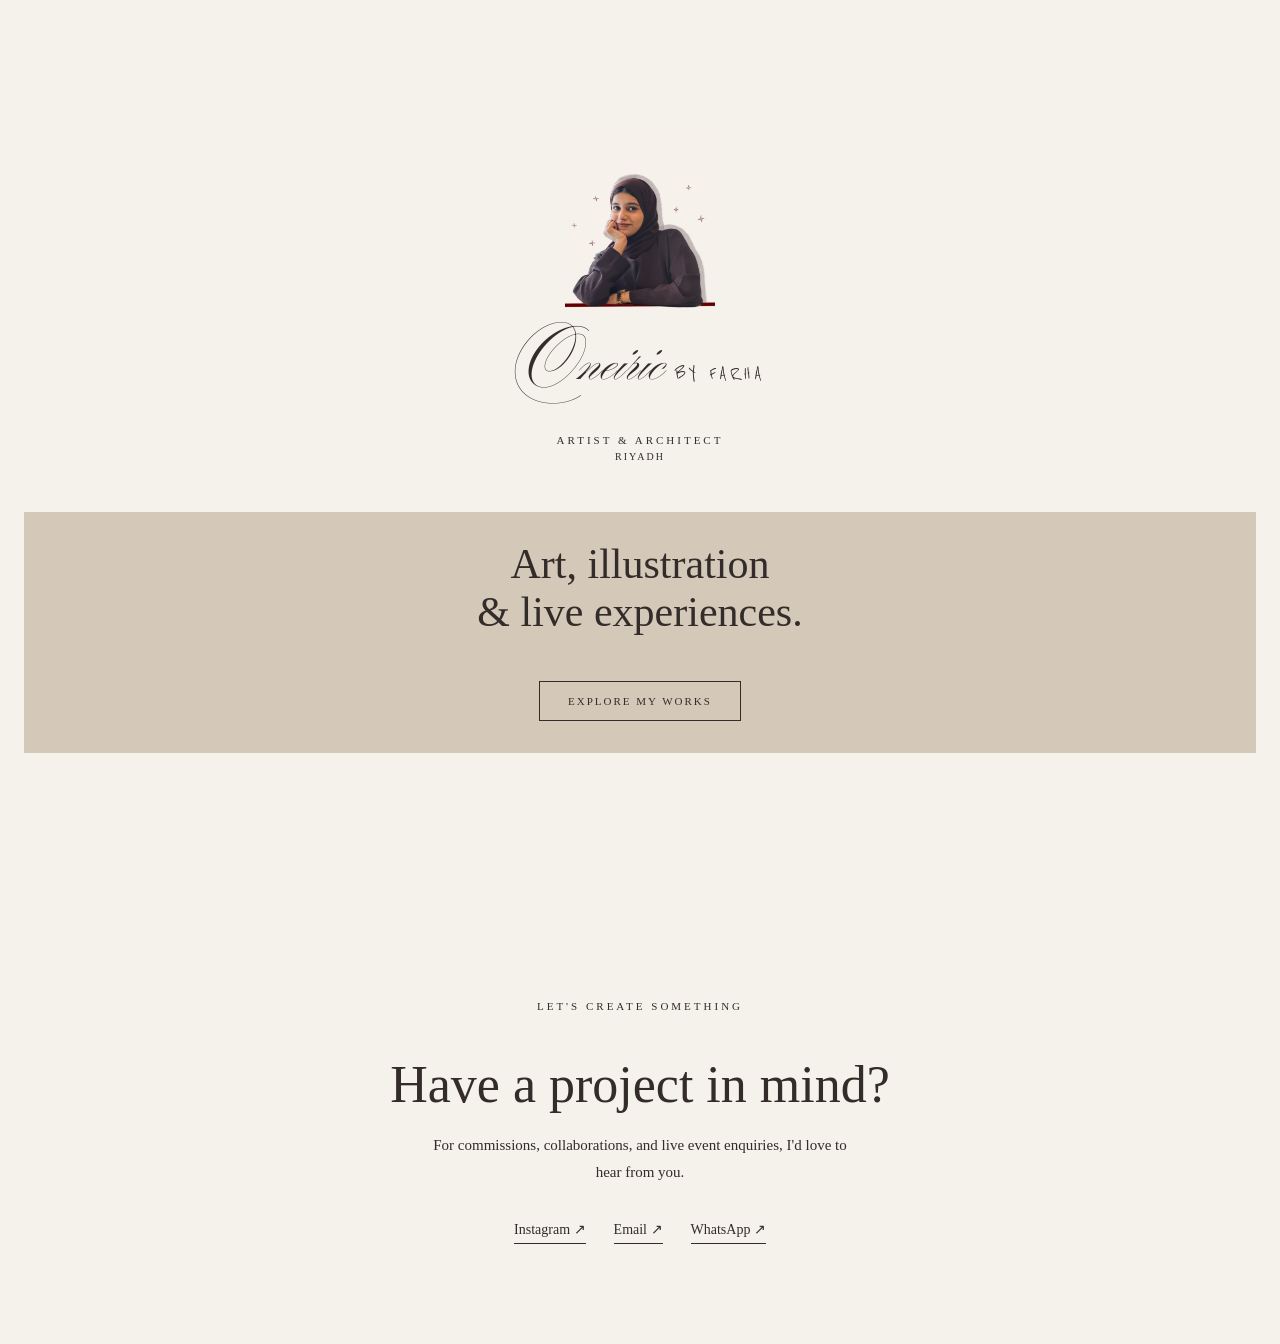
<file: index.html>
<!DOCTYPE html>
<html>

<head>
    <meta name="viewport" content="width=device-width, initial-scale=1.0">
    <title>Oneiric by Farha</title>
    <link rel="stylesheet" href="style.css">
</head>

<body>

    <main class="hero">

        <img src="images/homepage.jpeg" alt="Fathima Farha" class="portrait">

        <div class="brand">
            <span class="oneiric">Oneiric</span>
            <span class="by-farha">BY FARHA</span>
        </div>

        <p class="role">ARTIST & ARCHITECT</p>
        <p class="location">RIYADH</p>

       <div class="hero-band">
           <h1>Art, illustration<br>& live experiences.</h1>

           <a href="work.html" class="explore">Explore my works</a>
</div>

    </main>

    <section class="contact" id="contact">
  <p class="section-label">LET'S CREATE SOMETHING</p>
  <h2>Have a project in mind?</h2>
  <p class="contact-text">
    For commissions, collaborations, and live event enquiries,
    I'd love to hear from you.
  </p>
  <div class="contact-links">
    <a href="https://www.instagram.com/_oneiric.sa/" target="_blank">Instagram ↗</a>
<a href="mailto:oneiricbyfarha@gmail.com">Email ↗</a>
<a href="https://wa.me/966510012197" target="_blank">WhatsApp ↗</a>
  </div>
</section>
</file>
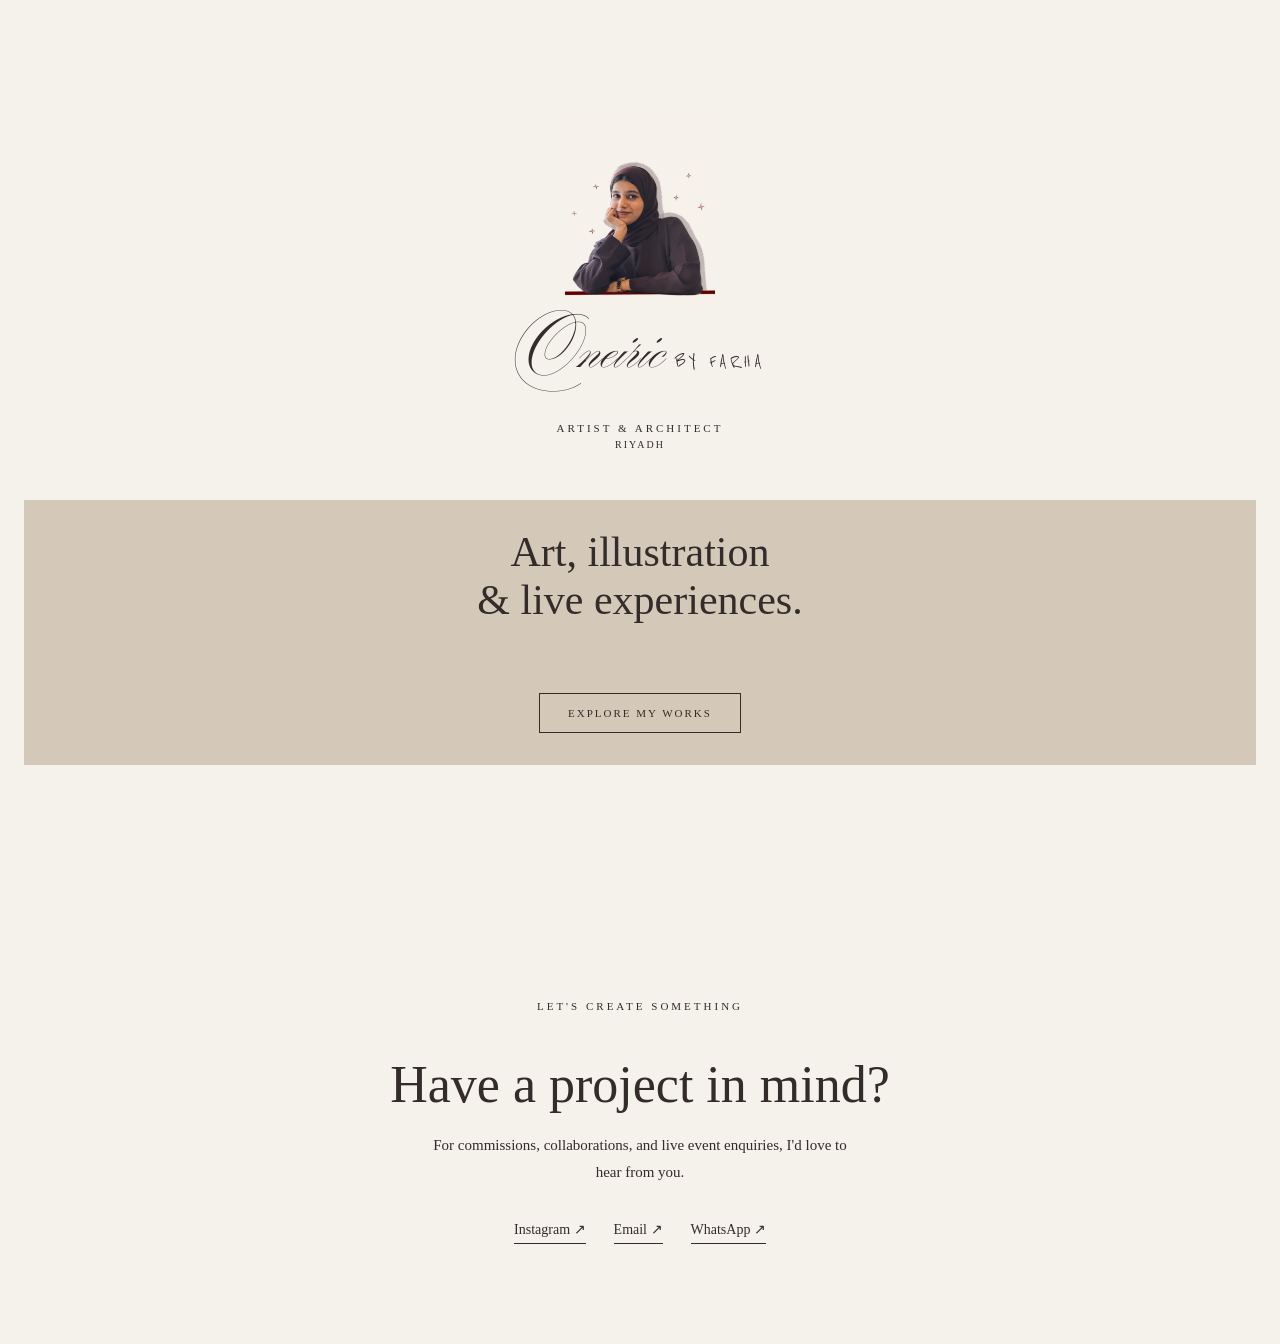
<file: Art portfolio/index.html>
<!DOCTYPE html>
<html>

<head>
    <meta name="viewport" content="width=device-width, initial-scale=1.0">
    <title>Oneiric by Farha</title>
    <link rel="stylesheet" href="style.css">
</head>

<body>

    <main class="hero">

        <img src="images/homepage.jpeg" alt="Fathima Farha" class="portrait">

        <div class="brand">
            <span class="oneiric">Oneiric</span>
            <span class="by-farha">BY FARHA</span>
        </div>

        <p class="role">ARTIST & ARCHITECT</p>
        <p class="location">RIYADH</p>

       <div class="hero-band">
           <h1>Art, illustration<br>& live experiences.</h1>

           <a href="work.html" class="explore">Explore my works</a>
</div>

    </main>

    <section class="contact" id="contact">
  <p class="section-label">LET'S CREATE SOMETHING</p>
  <h2>Have a project in mind?</h2>
  <p class="contact-text">
    For commissions, collaborations, and live event enquiries,
    I'd love to hear from you.
  </p>
  <div class="contact-links">
    <a href="https://www.instagram.com/_oneiric.sa/" target="_blank">Instagram ↗</a>
<a href="mailto:oneiricbyfarha@gmail.com">Email ↗</a>
<a href="https://wa.me/966510012197" target="_blank">WhatsApp ↗</a>
  </div>
</section>

</body>

</html>
</file>
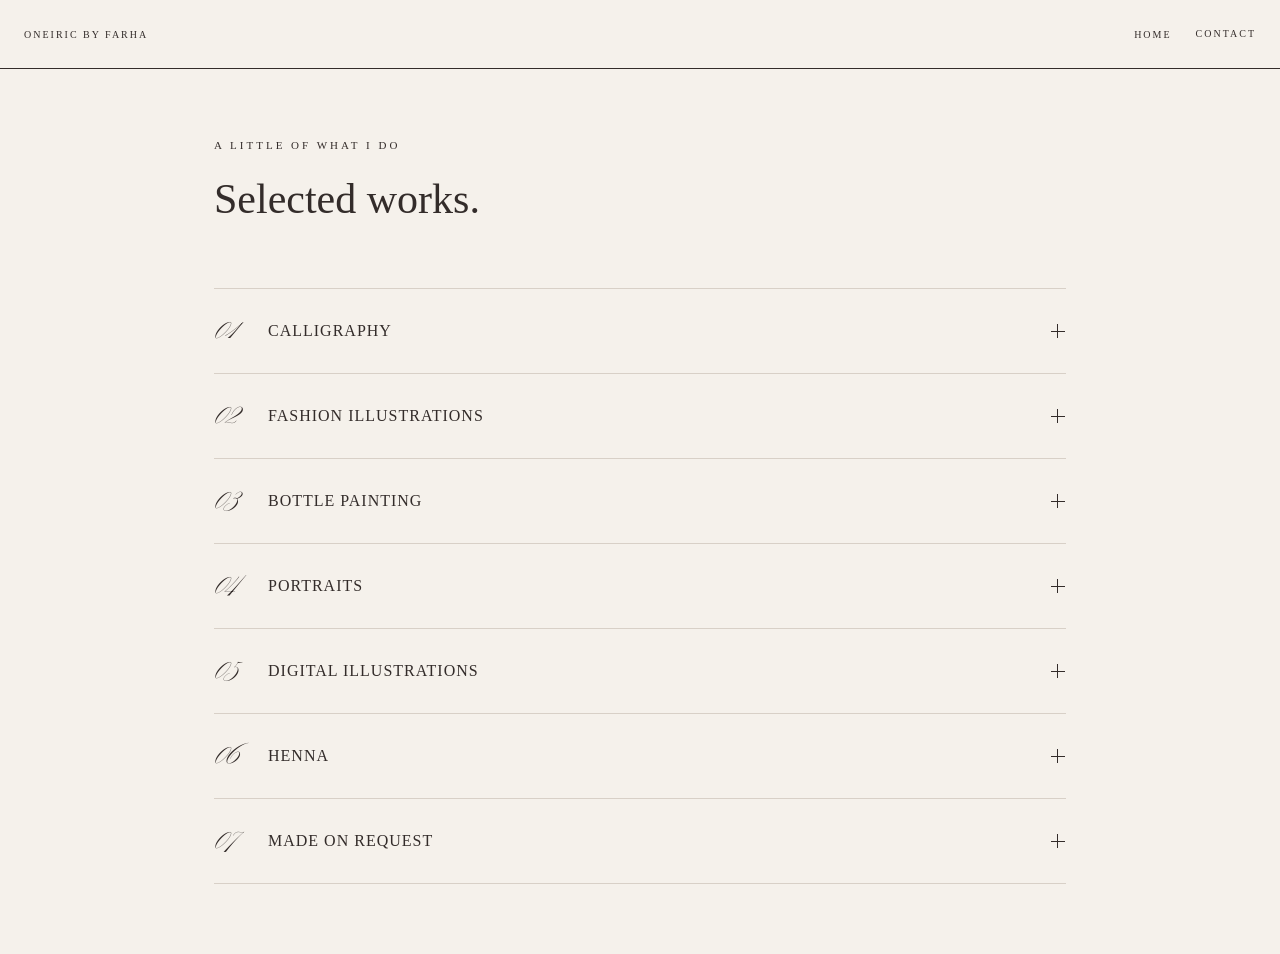
<file: work.html>
<!DOCTYPE html>
<html lang="en">

<head>
    <meta name="viewport" content="width=device-width, initial-scale=1.0">
    <title>Selected Work — Oneiric by Farha</title>
    <link rel="stylesheet" href="style.css">
</head>
<script>
function toggleContact() {
    document.getElementById("contactDropdown")
        .classList.toggle("show");
}

document.addEventListener("click", function(event) {
    const wrap = document.querySelector(".contact-wrap");
    const dropdown = document.getElementById("contactDropdown");

    if (!wrap.contains(event.target)) {
        dropdown.classList.remove("show");
    }
});
</script>
<body>

<nav class="work-nav">
    <a href="index.html">ONEIRIC BY FARHA</a>

    <div class="work-nav-actions">
        <a href="index.html">HOME</a>

        <div class="contact-wrap">
            <button
                type="button"
                class="contact-btn"
                onclick="toggleContact()"
            >CONTACT</button>

            <div class="contact-dropdown" id="contactDropdown">
                <a href="tel:+966510012197">+966 510012197</a>
                <a href="oneiricbyfarha@gmail.com">
                    oneiricbyfarha@gmail.com
                </a>
            </div>
        </div>
    </div>
</nav>

    <main class="work-page">

        <p class="section-label">A LITTLE OF WHAT I DO</p>

        <h1>Selected works.</h1>

        <div class="services-list">

            <details class="service">
                <summary>
                    <span class="service-number">01</span>
                    <span class="service-name">Calligraphy</span>
                    <span class="service-toggle"></span>
                </summary>
                <div class="service-content">
                    <p class="service-description">
                        There’s a certain beauty in turning words into something to be held and treasured. From names and meaningful phrases to little details that make an occasion special, I love creating calligraphy that adds a personal touch to every piece.
                    </p>
                    <div class="service-gallery">
                        <img src="images/english floral calli.jpeg" alt="Calligraphy artwork">
                        <img src="images/floral calli verse.jpeg" alt="Calligraphy artwork">
                        <img src="images/bookmarks.jpeg" alt="Calligraphy artwork">
                        <img src="images/english calli tags.jpeg" alt="Calligraphy artwork"> 
                        <img src="images/arabic calli namecards.jpeg" alt="Calligraphy artwork">
                        <img src="images/leaf calli verse.jpeg" alt="Calligraphy artwork">
                        <img src="images/leaf calli verse arabic.jpeg" alt="Calligraphy artwork">
                        
                    </div>
                </div>
            </details>

            <details class="service">
                <summary>
                    <span class="service-number">02</span>
                    <span class="service-name">Fashion Illustrations</span>
                    <span class="service-toggle"></span>
                </summary>
                <div class="service-content">
                    <div class="service-gallery">
                        <img src="images/fashion illustration 01.jpeg" alt="Fashion illustration one">
                        <img src="images/fashion illustration 02.jpeg" alt="Fashion illustration two">
                    </div>
                    <p class="service-description">
                        There’s something special about capturing an outfit as a little
                        piece of art. I create personalised fashion illustrations for
                        weddings, gatherings, and brand experiences, bringing together
                        the colours, outfits, and details that make each event its own.
                    </p>
                </div>
            </details>

            <details class="service">
                <summary>
                    <span class="service-number">03</span>
                    <span class="service-name">Bottle Painting</span>
                    <span class="service-toggle"></span>
                </summary>
                <div class="service-content">
                    <p class="service-description">
                        Giving bottles a new character through hand-painted florals, details, and thoughtful transformations
                    </p>
                    <div class="service-gallery">
                        <img src="images/davidoff.jpeg" alt="Hand-painted bottle">
                        <img src="images/mud bottle.jpeg" alt="Hand-painted bottle">
                        <img src="images/hawas painting.jpeg" alt="Hand-painted bottle">
                    </div>
                </div>
            </details>


            <details class="service">
                <summary>
                    <span class="service-number">04</span>
                    <span class="service-name">Portraits</span>
                    <span class="service-toggle"></span>
                </summary>
                <div class="service-content">
                    <p class="service-description">
                        Hyperrealistic portraiture, created in the studio with a focus on precision, expression, and lifelike detail.
                    </p>
                    <div class="service-gallery">
                        <img src="images/sona.jpeg" alt="Portrait artwork" class="smaller-image">
                        <img src="images/colour portrait.jpeg" alt="Portrait artwork" class="small-clr">
                        <img src="images/dq.jpeg" alt="Portrait artwork">

                    </div>
                </div>
            </details>

              <details class="service">
                <summary>
                    <span class="service-number">05</span>
                    <span class="service-name">Digital Illustrations</span>
                    <span class="service-toggle"></span>
                </summary>
                <div class="service-content">
                    <p class="service-description">
                        Detailed digital portrait illustration created in Procreate, exploring expression, texture, and the little details that make each face unique, each done in different style.
                    </p>
                    <div class="service-gallery">
                        <img src="images/rae.jpeg" alt="illustration" class="rae-smaller">
                        <img src="images/kenza.jpeg" alt="illustration">
                        <img src="images/jfc.jpeg" alt="illustration">

                    </div>
                </div>
            </details>

            <details class="service">
                <summary>
                    <span class="service-number">06</span>
                    <span class="service-name">Henna</span>
                    <span class="service-toggle"></span>
                </summary>
                <div class="service-content">
                    <p class="service-description">
                        From intricate bridal henna to live henna experiences and themed designs for Eid and special occasions, each piece can be thoughtfully created to suit the moment and its story.
                    </p>
                    <div class="service-gallery">
                        <img src="images/henna 1.jpeg" alt="Henna design">
                        <img src="images/henna 2.jpeg" alt="Henna design" class="smaller-henna2">
                        <img src="images/henna 3.jpeg" alt="Henna design" class="smaller-henna3">
                        <img src="images/henna 4.jpeg" alt="Henna design" class="smaller-henna4">
                    </div>
                </div>
            </details>

            <details class="service">
                <summary>
                    <span class="service-number">07</span>
                    <span class="service-name">Made on Request</span>
                    <span class="service-toggle"></span>
                </summary>
                <div class="service-content">
                    <p class="service-description">
                        A collection of custom creations, personalised details, and creative possibilities made to suit your vision.
                        - Hot foiling
                        - Live Engraving
                        - Air dry keychains
                        - Fridge magnets
                        - Custom stamps
                        and more, on request.
                    </p>
                

        </div>

    </main>

</body>
</html>
</file>
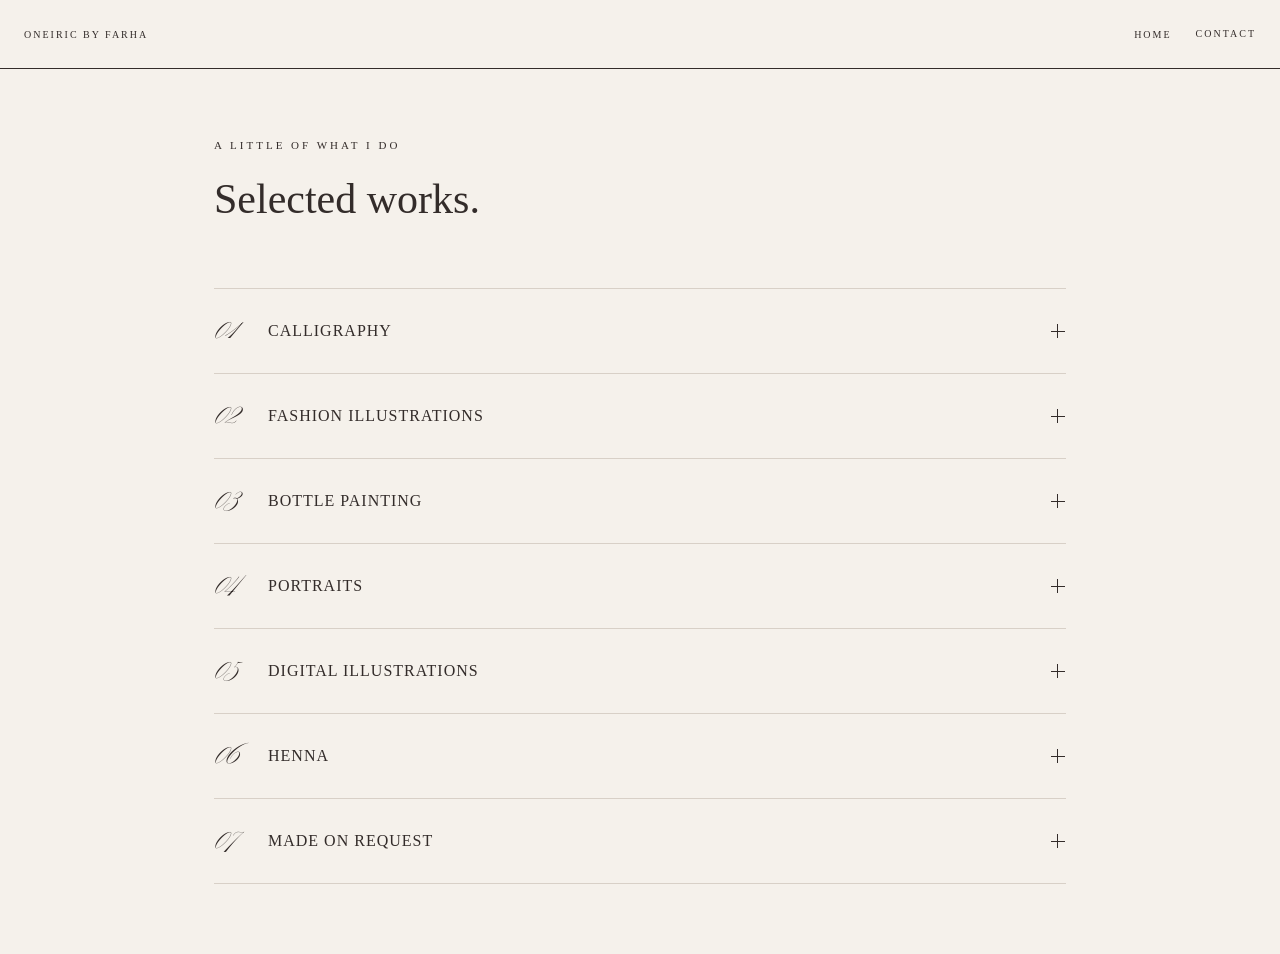
<file: Art portfolio/work.html>
<!DOCTYPE html>
<html lang="en">

<head>
    <meta name="viewport" content="width=device-width, initial-scale=1.0">
    <title>Selected Work — Oneiric by Farha</title>
    <link rel="stylesheet" href="style.css">
</head>
<script>
function toggleContact() {
    document.getElementById("contactDropdown")
        .classList.toggle("show");
}

document.addEventListener("click", function(event) {
    const wrap = document.querySelector(".contact-wrap");
    const dropdown = document.getElementById("contactDropdown");

    if (!wrap.contains(event.target)) {
        dropdown.classList.remove("show");
    }
});
</script>
<body>

<nav class="work-nav">
    <a href="index.html">ONEIRIC BY FARHA</a>

    <div class="work-nav-actions">
        <a href="index.html">HOME</a>

        <div class="contact-wrap">
            <button
                type="button"
                class="contact-btn"
                onclick="toggleContact()"
            >CONTACT</button>

            <div class="contact-dropdown" id="contactDropdown">
                <a href="tel:+966510012197">+966 510012197</a>
                <a href="oneiricbyfarha@gmail.com">
                    oneiricbyfarha@gmail.com
                </a>
            </div>
        </div>
    </div>
</nav>

    <main class="work-page">

        <p class="section-label">A LITTLE OF WHAT I DO</p>

        <h1>Selected works.</h1>

        <div class="services-list">

            <details class="service">
                <summary>
                    <span class="service-number">01</span>
                    <span class="service-name">Calligraphy</span>
                    <span class="service-toggle"></span>
                </summary>
                <div class="service-content">
                    <p class="service-description">
                        There’s a certain beauty in turning words into something to be held and treasured. From names and meaningful phrases to little details that make an occasion special, I love creating calligraphy that adds a personal touch to every piece.
                    </p>
                    <div class="service-gallery">
                        <img src="images/english floral calli.jpeg" alt="Calligraphy artwork">
                        <img src="images/floral calli verse.jpeg" alt="Calligraphy artwork">
                        <img src="images/bookmarks.jpeg" alt="Calligraphy artwork">
                        <img src="images/english calli tags.jpeg" alt="Calligraphy artwork"> 
                        <img src="images/arabic calli namecards.jpeg" alt="Calligraphy artwork">
                        <img src="images/leaf calli verse.jpeg" alt="Calligraphy artwork">
                        <img src="images/leaf calli verse arabic.jpeg" alt="Calligraphy artwork">
                        
                    </div>
                </div>
            </details>

            <details class="service">
                <summary>
                    <span class="service-number">02</span>
                    <span class="service-name">Fashion Illustrations</span>
                    <span class="service-toggle"></span>
                </summary>
                <div class="service-content">
                    <div class="service-gallery">
                        <img src="images/fashion illustration 01.jpeg" alt="Fashion illustration one">
                        <img src="images/fashion illustration 02.jpeg" alt="Fashion illustration two">
                    </div>
                    <p class="service-description">
                        There’s something special about capturing an outfit as a little
                        piece of art. I create personalised fashion illustrations for
                        weddings, gatherings, and brand experiences, bringing together
                        the colours, outfits, and details that make each event its own.
                    </p>
                </div>
            </details>

            <details class="service">
                <summary>
                    <span class="service-number">03</span>
                    <span class="service-name">Bottle Painting</span>
                    <span class="service-toggle"></span>
                </summary>
                <div class="service-content">
                    <p class="service-description">
                        Giving bottles a new character through hand-painted florals, details, and thoughtful transformations
                    </p>
                    <div class="service-gallery">
                        <img src="images/davidoff.jpeg" alt="Hand-painted bottle">
                        <img src="images/mud bottle.jpeg" alt="Hand-painted bottle">
                        <img src="images/hawas painting.jpeg" alt="Hand-painted bottle">
                    </div>
                </div>
            </details>


            <details class="service">
                <summary>
                    <span class="service-number">04</span>
                    <span class="service-name">Portraits</span>
                    <span class="service-toggle"></span>
                </summary>
                <div class="service-content">
                    <p class="service-description">
                        Hyperrealistic portraiture, created in the studio with a focus on precision, expression, and lifelike detail.
                    </p>
                    <div class="service-gallery">
                        <img src="images/sona.jpeg" alt="Portrait artwork" class="smaller-image">
                        <img src="images/colour portrait.jpeg" alt="Portrait artwork" class="small-clr">
                        <img src="images/dq.jpeg" alt="Portrait artwork">

                    </div>
                </div>
            </details>

              <details class="service">
                <summary>
                    <span class="service-number">05</span>
                    <span class="service-name">Digital Illustrations</span>
                    <span class="service-toggle"></span>
                </summary>
                <div class="service-content">
                    <p class="service-description">
                        Detailed digital portrait illustration created in Procreate, exploring expression, texture, and the little details that make each face unique, each done in different style.
                    </p>
                    <div class="service-gallery">
                        <img src="images/rae.jpeg" alt="illustration" class="rae-smaller">
                        <img src="images/kenza.jpeg" alt="illustration">
                        <img src="images/jfc.jpeg" alt="illustration">

                    </div>
                </div>
            </details>

            <details class="service">
                <summary>
                    <span class="service-number">06</span>
                    <span class="service-name">Henna</span>
                    <span class="service-toggle"></span>
                </summary>
                <div class="service-content">
                    <p class="service-description">
                        From intricate bridal henna to live henna experiences and themed designs for Eid and special occasions, each piece can be thoughtfully created to suit the moment and its story.
                    </p>
                    <div class="service-gallery">
                        <img src="images/henna 1.jpeg" alt="Henna design">
                        <img src="images/henna 2.jpeg" alt="Henna design" class="smaller-henna2">
                        <img src="images/henna 3.jpeg" alt="Henna design" class="smaller-henna3">
                        <img src="images/henna 4.jpeg" alt="Henna design" class="smaller-henna4">
                    </div>
                </div>
            </details>

            <details class="service">
                <summary>
                    <span class="service-number">07</span>
                    <span class="service-name">Made on Request</span>
                    <span class="service-toggle"></span>
                </summary>
                <div class="service-content">
                    <p class="service-description">
                        A collection of custom creations, personalised details, and creative possibilities made to suit your vision.
                        - Hot foiling
                        - Live Engraving
                        - Air dry keychains
                        - Fridge magnets
                        - Custom stamps
                        and more, on request.
                    </p>
                

        </div>

    </main>

</body>
</html>
</file>
<file: style.css>
@import url('https://fonts.googleapis.com/css2?family=Ballet&family=Reenie+Beanie&display=swap');

* {
    box-sizing: border-box;
}

body {
    margin: 0;
    background: #f5f1eb;
    color: #332c2a;
    font-family: "Times New Roman", serif;
}

.hero {
    min-height: 100svh;
    padding: 50px 24px 70px;
    display: flex;
    flex-direction: column;
    justify-content: center;
    align-items: center;
    text-align: center;
}

.portrait {
    width: 150px;
    height: 190px;
    object-fit: cover;
    display: block;
    margin-bottom: -10px;
}

.brand {
    display: flex;
    align-items: baseline;
    justify-content: center;
    margin: 0 0 6px;
    white-space: nowrap;
}

.oneiric {
    font-family: "Ballet", cursive;
    font-size: 64px;
    letter-spacing: 1px;
}

.by-farha {
    font-family: "Reenie Beanie", cursive;
    font-size: 20px;
    letter-spacing: 3px;
    margin-left: 8px;
}

.role {
    font-size: 11px;
    letter-spacing: 3px;
    margin: 0 0 35px;
}

.hero h1 {
    font-size: 42px;
    font-weight: normal;
    line-height: 1.15;
    margin: 0 0 45px;
}

.explore {
    display: inline-block;
    padding: 13px 28px;
    border: 1px solid #332c2a;
    color: #332c2a;
    background: transparent;
    text-decoration: none;
    font-size: 11px;
    letter-spacing: 2px;
    text-transform: uppercase;
    transition: 0.3s ease;
}

.explore:hover {
    background: #332c2a;
    color: #f5f1eb;
}
.work-nav {
    display: flex;
    justify-content: space-between;
    align-items: center;
    padding: 25px 24px;
    border-bottom: 1px solid #332c2a;
}

.work-nav a {
    color: #332c2a;
    text-decoration: none;
    font-size: 10px;
    letter-spacing: 2px;
}

.work-page {
    padding: 70px 24px;
    max-width: 900px;
    margin: 0 auto;
}

.section-label {
    font-size: 10px;
    letter-spacing: 3px;
    margin: 0 0 25px;
}

.work-page h1 {
    font-size: 42px;
    font-weight: normal;
    line-height: 1.15;
    margin: 0 0 65px;
}

.work-grid {
    display: grid;
    grid-template-columns: 1fr;
    gap: 60px;
}

.work-card {
    display: block;
    color: #332c2a;
    text-decoration: none;
}

.work-card img {
    width: 50%;
    display: block;
    margin-bottom: 15px;
}

.work-card p {
    font-size: 10px;
    letter-spacing: 2px;
    margin: 0;
}

.empty-card {
    min-height: 260px;
    border-top: 1px solid #332c2a;
    display: flex;
    flex-direction: column;
    justify-content: space-between;
    padding: 18px 0;
}

.empty-card div {
    font-family: "Ballet", cursive;
    font-size: 50px;
}
.work-images {
    display: flex;
    gap: 12px;
    margin-top: 15px;
}

.work-images img {
    width: 30%;
    height: auto;
    object-fit: cover;
}
.fashion-card .fashion-number {
    font-family: "Ballet", cursive;
    font-size: 50px;
    line-height: 1;
    margin-bottom: 5px;
}

.fashion-card p {
    font-family: "Times New Roman", serif;
    font-size: 11px;
    letter-spacing: 2px;
    margin: 0 0 15px;
}

.work-images {
    display: flex;
    gap: 12px;
}

.work-images img {
    width: 30%;
    height: auto;
    object-fit: cover;
}
.fashion-description {
    font-family: "Times New Roman", serif;
    font-size: 15px;
    line-height: 1.5;
    max-width: 500px;
    margin: 0;
    color: #77706c;
}
/* Expandable services list */

.services-list {
    margin-top: 55px;
    border-top: 1px solid #d8d0c7;
}

.service {
    border-bottom: 1px solid #d8d0c7;
}

.service summary {
    list-style: none;
    display: flex;
    align-items: center;
    gap: 16px;
    padding: 23px 0;
    cursor: pointer;
}

.service summary::-webkit-details-marker {
    display: none;
}

.service-number {
    font-family: "Ballet", cursive;
    font-size: 38px;
    line-height: 1;
    min-width: 38px;
}

.service-name {
    font-family: "Times New Roman", serif;
    font-size: 16px;
    letter-spacing: 1px;
    text-transform: uppercase;
    flex: 1;
}

.service-toggle {
    width: 16px;
    height: 16px;
    position: relative;
    flex-shrink: 0;
}

.service-toggle::before,
.service-toggle::after {
    content: "";
    position: absolute;
    background: #332c2a;
}

.service-toggle::before {
    width: 14px;
    height: 1px;
    top: 8px;
    left: 1px;
}

.service-toggle::after {
    width: 1px;
    height: 14px;
    top: 1px;
    left: 7px;
}

.service[open] .service-toggle::after {
    display: none;
}

.service-content {
    padding: 0 0 28px 54px;
}

.service-gallery {
    display: flex;
    align-items: flex-start;
    gap: 12px;
    margin-bottom: 18px;
}

.service-gallery img {
    display: block;
    width: 30%;
    height: auto;
    object-fit: contain;
}

.service-description {
    max-width: none
    width: 100%;
    color: #77706c;
    font-family: "Times New Roman", serif;
    font-size: 15px;
    line-height: 1.6;
    margin: 0;
}

@media (max-width: 480px) {
    .service summary {
        gap: 12px;
    }

    .service-name {
        font-size: 14px;
    }

    .service-content {
        padding-left: 0;
    }

    .service-gallery img {
        width: 38%;
    }
}
/* Calligraphy photo gallery */

.service:first-child .service-gallery {
    display: grid;
    grid-template-columns: repeat(4, minmax(0, 1fr));
    gap: 12px;
}

.service:first-child .service-gallery img {
    width: 100%;
    height: auto;
    display: block;
}

@media (max-width: 480px) {
    .service:first-child .service-gallery {
        grid-template-columns: repeat(2, minmax(0, 1fr));
        gap: 10px;
    }
}
.smaller-image {
    width: 25% !important;
}
.smaller-henna2 {
    width: 24% !important
    
}
.smaller-henna3 {
    width: 21% !important
}
.smaller-henna4 {
    width: 29% !important
}
.rae-smaller {
    width: 30% !important
   }

.small-clr {
    width: 26.5% !important
}
/* Contact section */
.contact {
  padding: 100px 8%;
  text-align: center;
  background-color: #f5f1eb;
  color: #332c2a;
}

.section-label {
  font-size: 11px;
  letter-spacing: 3px;
  margin-bottom: 24px;
}

.contact h2 {
  font-family: "Times New Roman", serif;
  font-size: clamp(32px, 5vw, 52px);
  font-weight: normal;
  margin-bottom: 18px;
}

.contact-text {
  max-width: 440px;
  margin: 0 auto 35px;
  font-size: 15px;
  line-height: 1.8;
}

.contact-links {
  display: flex;
  justify-content: center;
  flex-wrap: wrap;
  gap: 28px;
}

.contact-links a {
  color: #332c2a;
  text-decoration: none;
  font-size: 14px;
  border-bottom: 1px solid #332c2a;
  padding-bottom: 5px;
  transition: opacity 0.3s ease;
}

.contact-links a:hover {
  opacity: 0.6;
}

@media (max-width: 600px) {
  .contact {
    padding: 70px 7%;
  }

  .contact-links {
    gap: 22px;
  }
}

/* Keep HOME and CONTACT together at the top right */
.work-nav-actions {
    display: flex;
    align-items: center;
    gap: 24px;
}

/* Make CONTACT look exactly like the existing nav links */
.contact-wrap {
    position: relative;
}

.work-nav .contact-btn {
    font-family: inherit;
    font-size: 10px;
    font-weight: normal;
    letter-spacing: 2px;
    text-transform: uppercase;
    color: #332c2a;
    background: transparent;
    border: none;
    padding: 0;
    margin: 0;
    cursor: pointer;
}

/* Minimal dropdown, matching the existing website */
.contact-dropdown {
    display: none;
    position: absolute;
    top: calc(100% + 18px);
    right: 0;
    min-width: 210px;
    padding: 16px 18px;
    background: #f5f1eb;
    border: 1px solid #332c2a;
    z-index: 1000;
}

.contact-dropdown.show {
    display: block;
}

.work-nav .contact-dropdown a {
    display: block;
    font-family: "Times New Roman", serif;
    font-size: 12px;
    font-weight: normal;
    letter-spacing: 0.3px;
    line-height: 1.8;
    text-transform: none;
    color: #332c2a;
    text-decoration: none;
    overflow-wrap: anywhere;
    padding: 4px 0;
}

.work-nav .contact-dropdown a:hover {
    opacity: 0.6;
}
.work-nav .contact-wrap {
    transform: translateY(-2.5px);
}
.location {
    font-family: "Times New Roman", serif;
    font-size: 10px;
    letter-spacing: 2px;
    color: #332c2a;
    margin-top: -30px;
}

.hero h1 {
    margin-top: 200px;
}
/* Soft colour band behind the tagline and explore link */
.hero-band {
    background-color: #d4c8b8;
    padding: 28px 35px 32px;
    margin-top: 40px;
    width: 100%;
    box-sizing: border-box;
}

.hero-band h1 {
    margin-top: 0;
}

/* Keep the
</file>
<file: Art portfolio/style.css>
@import url('https://fonts.googleapis.com/css2?family=Ballet&family=Reenie+Beanie&display=swap');

* {
    box-sizing: border-box;
}

body {
    margin: 0;
    background: #f5f1eb;
    color: #332c2a;
    font-family: "Times New Roman", serif;
}

.hero {
    min-height: 100svh;
    padding: 50px 24px 70px;
    display: flex;
    flex-direction: column;
    justify-content: center;
    align-items: center;
    text-align: center;
}

.portrait {
    width: 150px;
    height: 190px;
    object-fit: cover;
    display: block;
    margin-bottom: -10px;
}

.brand {
    display: flex;
    align-items: baseline;
    justify-content: center;
    margin: 0 0 6px;
    white-space: nowrap;
}

.oneiric {
    font-family: "Ballet", cursive;
    font-size: 64px;
    letter-spacing: 1px;
}

.by-farha {
    font-family: "Reenie Beanie", cursive;
    font-size: 20px;
    letter-spacing: 3px;
    margin-left: 8px;
}

.role {
    font-size: 11px;
    letter-spacing: 3px;
    margin: 0 0 35px;
}

.hero h1 {
    font-size: 42px;
    font-weight: normal;
    line-height: 1.15;
    margin: 0 0 45px;
}

.explore {
    display: inline-block;
    padding: 13px 28px;
    border: 1px solid #332c2a;
    color: #332c2a;
    background: transparent;
    text-decoration: none;
    font-size: 11px;
    letter-spacing: 2px;
    text-transform: uppercase;
    transition: 0.3s ease;
}

.explore:hover {
    background: #332c2a;
    color: #f5f1eb;
}
.work-nav {
    display: flex;
    justify-content: space-between;
    align-items: center;
    padding: 25px 24px;
    border-bottom: 1px solid #332c2a;
}

.work-nav a {
    color: #332c2a;
    text-decoration: none;
    font-size: 10px;
    letter-spacing: 2px;
}

.work-page {
    padding: 70px 24px;
    max-width: 900px;
    margin: 0 auto;
}

.section-label {
    font-size: 10px;
    letter-spacing: 3px;
    margin: 0 0 25px;
}

.work-page h1 {
    font-size: 42px;
    font-weight: normal;
    line-height: 1.15;
    margin: 0 0 65px;
}

.work-grid {
    display: grid;
    grid-template-columns: 1fr;
    gap: 60px;
}

.work-card {
    display: block;
    color: #332c2a;
    text-decoration: none;
}

.work-card img {
    width: 50%;
    display: block;
    margin-bottom: 15px;
}

.work-card p {
    font-size: 10px;
    letter-spacing: 2px;
    margin: 0;
}

.empty-card {
    min-height: 260px;
    border-top: 1px solid #332c2a;
    display: flex;
    flex-direction: column;
    justify-content: space-between;
    padding: 18px 0;
}

.empty-card div {
    font-family: "Ballet", cursive;
    font-size: 50px;
}
.work-images {
    display: flex;
    gap: 12px;
    margin-top: 15px;
}

.work-images img {
    width: 30%;
    height: auto;
    object-fit: cover;
}
.fashion-card .fashion-number {
    font-family: "Ballet", cursive;
    font-size: 50px;
    line-height: 1;
    margin-bottom: 5px;
}

.fashion-card p {
    font-family: "Times New Roman", serif;
    font-size: 11px;
    letter-spacing: 2px;
    margin: 0 0 15px;
}

.work-images {
    display: flex;
    gap: 12px;
}

.work-images img {
    width: 30%;
    height: auto;
    object-fit: cover;
}
.fashion-description {
    font-family: "Times New Roman", serif;
    font-size: 15px;
    line-height: 1.5;
    max-width: 500px;
    margin: 0;
    color: #77706c;
}
/* Expandable services list */

.services-list {
    margin-top: 55px;
    border-top: 1px solid #d8d0c7;
}

.service {
    border-bottom: 1px solid #d8d0c7;
}

.service summary {
    list-style: none;
    display: flex;
    align-items: center;
    gap: 16px;
    padding: 23px 0;
    cursor: pointer;
}

.service summary::-webkit-details-marker {
    display: none;
}

.service-number {
    font-family: "Ballet", cursive;
    font-size: 38px;
    line-height: 1;
    min-width: 38px;
}

.service-name {
    font-family: "Times New Roman", serif;
    font-size: 16px;
    letter-spacing: 1px;
    text-transform: uppercase;
    flex: 1;
}

.service-toggle {
    width: 16px;
    height: 16px;
    position: relative;
    flex-shrink: 0;
}

.service-toggle::before,
.service-toggle::after {
    content: "";
    position: absolute;
    background: #332c2a;
}

.service-toggle::before {
    width: 14px;
    height: 1px;
    top: 8px;
    left: 1px;
}

.service-toggle::after {
    width: 1px;
    height: 14px;
    top: 1px;
    left: 7px;
}

.service[open] .service-toggle::after {
    display: none;
}

.service-content {
    padding: 0 0 28px 54px;
}

.service-gallery {
    display: flex;
    align-items: flex-start;
    gap: 12px;
    margin-bottom: 18px;
}

.service-gallery img {
    display: block;
    width: 30%;
    height: auto;
    object-fit: contain;
}

.service-description {
    max-width: none
    width: 100%;
    color: #77706c;
    font-family: "Times New Roman", serif;
    font-size: 15px;
    line-height: 1.6;
    margin: 0;
}

@media (max-width: 480px) {
    .service summary {
        gap: 12px;
    }

    .service-name {
        font-size: 14px;
    }

    .service-content {
        padding-left: 0;
    }

    .service-gallery img {
        width: 38%;
    }
}
/* Calligraphy photo gallery */

.service:first-child .service-gallery {
    display: grid;
    grid-template-columns: repeat(4, minmax(0, 1fr));
    gap: 12px;
}

.service:first-child .service-gallery img {
    width: 100%;
    height: auto;
    display: block;
}

@media (max-width: 480px) {
    .service:first-child .service-gallery {
        grid-template-columns: repeat(2, minmax(0, 1fr));
        gap: 10px;
    }
}
.smaller-image {
    width: 25% !important;
}
.smaller-henna2 {
    width: 24% !important
    
}
.smaller-henna3 {
    width: 21% !important
}
.smaller-henna4 {
    width: 29% !important
}
.rae-smaller {
    width: 30% !important
   }

.small-clr {
    width: 26.5% !important
}
/* Contact section */
.contact {
  padding: 100px 8%;
  text-align: center;
  background-color: #f5f1eb;
  color: #332c2a;
}

.section-label {
  font-size: 11px;
  letter-spacing: 3px;
  margin-bottom: 24px;
}

.contact h2 {
  font-family: "Times New Roman", serif;
  font-size: clamp(32px, 5vw, 52px);
  font-weight: normal;
  margin-bottom: 18px;
}

.contact-text {
  max-width: 440px;
  margin: 0 auto 35px;
  font-size: 15px;
  line-height: 1.8;
}

.contact-links {
  display: flex;
  justify-content: center;
  flex-wrap: wrap;
  gap: 28px;
}

.contact-links a {
  color: #332c2a;
  text-decoration: none;
  font-size: 14px;
  border-bottom: 1px solid #332c2a;
  padding-bottom: 5px;
  transition: opacity 0.3s ease;
}

.contact-links a:hover {
  opacity: 0.6;
}

@media (max-width: 600px) {
  .contact {
    padding: 70px 7%;
  }

  .contact-links {
    gap: 22px;
  }
}

/* Keep HOME and CONTACT together at the top right */
.work-nav-actions {
    display: flex;
    align-items: center;
    gap: 24px;
}

/* Make CONTACT look exactly like the existing nav links */
.contact-wrap {
    position: relative;
}

.work-nav .contact-btn {
    font-family: inherit;
    font-size: 10px;
    font-weight: normal;
    letter-spacing: 2px;
    text-transform: uppercase;
    color: #332c2a;
    background: transparent;
    border: none;
    padding: 0;
    margin: 0;
    cursor: pointer;
}

/* Minimal dropdown, matching the existing website */
.contact-dropdown {
    display: none;
    position: absolute;
    top: calc(100% + 18px);
    right: 0;
    min-width: 210px;
    padding: 16px 18px;
    background: #f5f1eb;
    border: 1px solid #332c2a;
    z-index: 1000;
}

.contact-dropdown.show {
    display: block;
}

.work-nav .contact-dropdown a {
    display: block;
    font-family: "Times New Roman", serif;
    font-size: 12px;
    font-weight: normal;
    letter-spacing: 0.3px;
    line-height: 1.8;
    text-transform: none;
    color: #332c2a;
    text-decoration: none;
    overflow-wrap: anywhere;
    padding: 4px 0;
}

.work-nav .contact-dropdown a:hover {
    opacity: 0.6;
}
.work-nav .contact-wrap {
    transform: translateY(-2.5px);
}
.location {
    font-family: "Times New Roman", serif;
    font-size: 10px;
    letter-spacing: 2px;
    color: #332c2a;
    margin-top: -30px;
}

.hero h1 {
    margin-top: 200px;
}
/* Soft colour band behind the tagline and explore link */
.hero-band {
    background-color: #d4c8b8;
    padding: 28px 35px 32px;
    margin-top: 40px;
    width: 100%;
    box-sizing: border-box;
}

.hero-band h1 {
    margin-top: 0;
}

/* Keep the explore link neatly below the heading */
.hero-band .explore {
    display: inline-block;
    margin-top: 24px;
}
</file>
